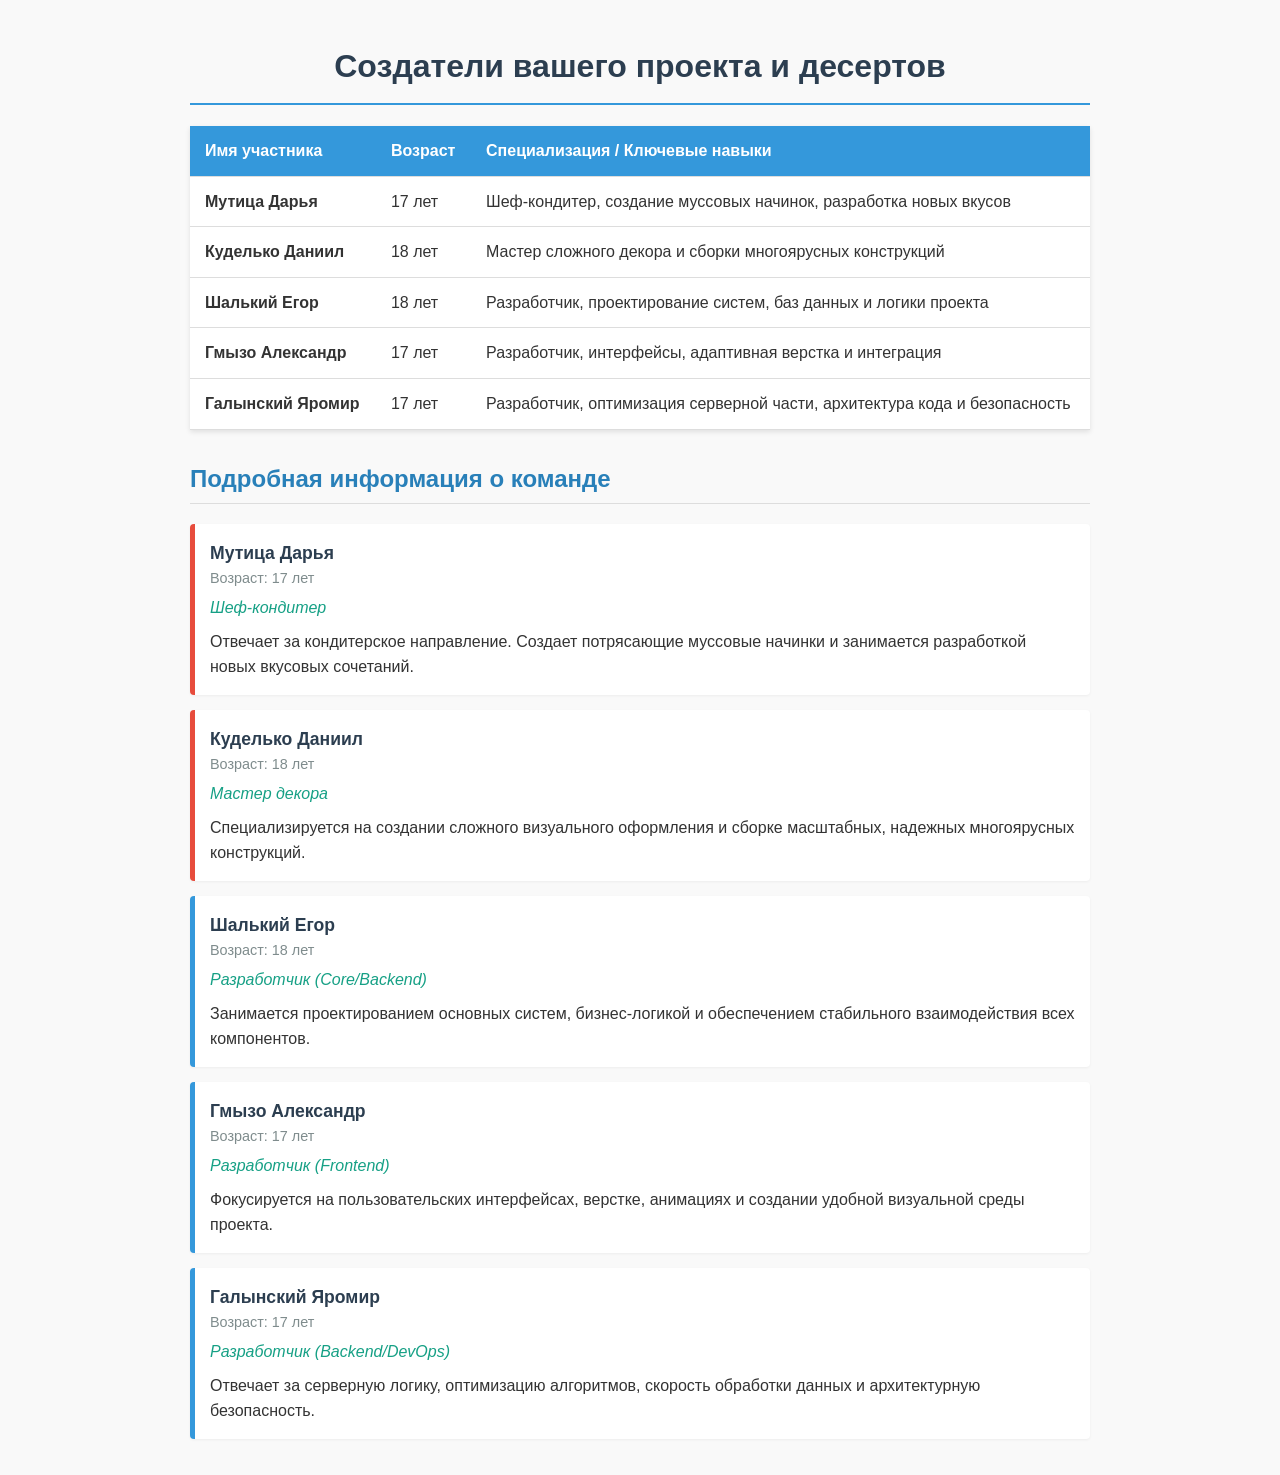
<file: about.html>
<!DOCTYPE html>
<html lang="ru">
<head>
    <meta charset="UTF-8">
    <meta name="viewport" content="width=device-width, initial-scale=1.0">
    <title>Наша Команда — Кондитеры и Разработчики</title>
    <style>
        body {
            font-family: 'Segoe UI', Tahoma, Geneva, Verdana, sans-serif;
            line-height: 1.6;
            color: #333;
            max-width: 900px;
            margin: 0 auto;
            padding: 20px;
            background-color: #f9f9f9;
        }
        h1 {
            color: #2c3e50;
            border-bottom: 2px solid #3498db;
            padding-bottom: 10px;
            text-align: center;
        }
        h2 {
            color: #2980b9;
            margin-top: 30px;
            border-bottom: 1px solid #ddd;
            padding-bottom: 5px;
        }
        table {
            width: 100%;
            border-collapse: collapse;
            margin: 20px 0;
            background: #fff;
            box-shadow: 0 2px 5px rgba(0,0,0,0.1);
        }
        th, td {
            padding: 12px 15px;
            text-align: left;
            border-bottom: 1px solid #ddd;
        }
        th {
            background-color: #3498db;
            color: white;
            font-weight: 600;
        }
        tr:hover {
            background-color: #f5f5f5;
        }
        .member-list {
            list-style-type: none;
            padding: 0;
        }
        .member-item {
            background: #fff;
            margin-bottom: 15px;
            padding: 15px;
            border-left: 5px solid #3498db;
            border-radius: 4px;
            box-shadow: 0 1px 3px rgba(0,0,0,0.05);
        }
        .member-item.pastry {
            border-left-color: #e74c3c;
        }
        .name {
            font-weight: bold;
            font-size: 1.1em;
            color: #2c3e50;
        }
        .age {
            color: #7f8c8d;
            font-size: 0.9em;
            margin-bottom: 5px;
        }
        .role {
            font-style: italic;
            color: #16a085;
            margin-bottom: 8px;
        }
    </style>
</head>
<body>

    <h1>Создатели вашего проекта и десертов</h1>

    <table>
        <thead>
            <tr>
                <th>Имя участника</th>
                <th>Возраст</th>
                <th>Специализация / Ключевые навыки</th>
            </tr>
        </thead>
        <tbody>
            <tr>
                <td><strong>Мутица Дарья</strong></td>
                <td>17 лет</td>
                <td>Шеф-кондитер, создание муссовых начинок, разработка новых вкусов</td>
            </tr>
            <tr>
                <td><strong>Куделько Даниил</strong></td>
                <td>18 лет</td>
                <td>Мастер сложного декора и сборки многоярусных конструкций</td>
            </tr>
            <tr>
                <td><strong>Шалький Егор</strong></td>
                <td>18 лет</td>
                <td>Разработчик, проектирование систем, баз данных и логики проекта</td>
            </tr>
            <tr>
                <td><strong>Гмызо Александр</strong></td>
                <td>17 лет</td>
                <td>Разработчик, интерфейсы, адаптивная верстка и интеграция</td>
            </tr>
            <tr>
                <td><strong>Галынский Яромир</strong></td>
                <td>17 лет</td>
                <td>Разработчик, оптимизация серверной части, архитектура кода и безопасность</td>
            </tr>
        </tbody>
    </table>

    <h2>Подробная информация о команде</h2>

    <ul class="member-list">
        <li class="member-item pastry">
            <div class="name">Мутица Дарья</div>
            <div class="age">Возраст: 17 лет</div>
            <div class="role">Шеф-кондитер</div>
            <div class="desc">Отвечает за кондитерское направление. Создает потрясающие муссовые начинки и занимается разработкой новых вкусовых сочетаний.</div>
        </li>
        <li class="member-item pastry">
            <div class="name">Куделько Даниил</div>
            <div class="age">Возраст: 18 лет</div>
            <div class="role">Мастер декора</div>
            <div class="desc">Специализируется на создании сложного визуального оформления и сборке масштабных, надежных многоярусных конструкций.</div>
        </li>
        <li class="member-item">
            <div class="name">Шалький Егор</div>
            <div class="age">Возраст: 18 лет</div>
            <div class="role">Разработчик (Core/Backend)</div>
            <div class="desc">Занимается проектированием основных систем, бизнес-логикой и обеспечением стабильного взаимодействия всех компонентов.</div>
        </li>
        <li class="member-item">
            <div class="name">Гмызо Александр</div>
            <div class="age">Возраст: 17 лет</div>
            <div class="role">Разработчик (Frontend)</div>
            <div class="desc">Фокусируется на пользовательских интерфейсах, верстке, анимациях и создании удобной визуальной среды проекта.</div>
        </li>
        <li class="member-item">
            <div class="name">Галынский Яромир</div>
            <div class="age">Возраст: 17 лет</div>
            <div class="role">Разработчик (Backend/DevOps)</div>
            <div class="desc">Отвечает за серверную логику, оптимизацию алгоритмов, скорость обработки данных и архитектурную безопасность.</div>
        </li>
    </ul>

</body>
</html>
</file>
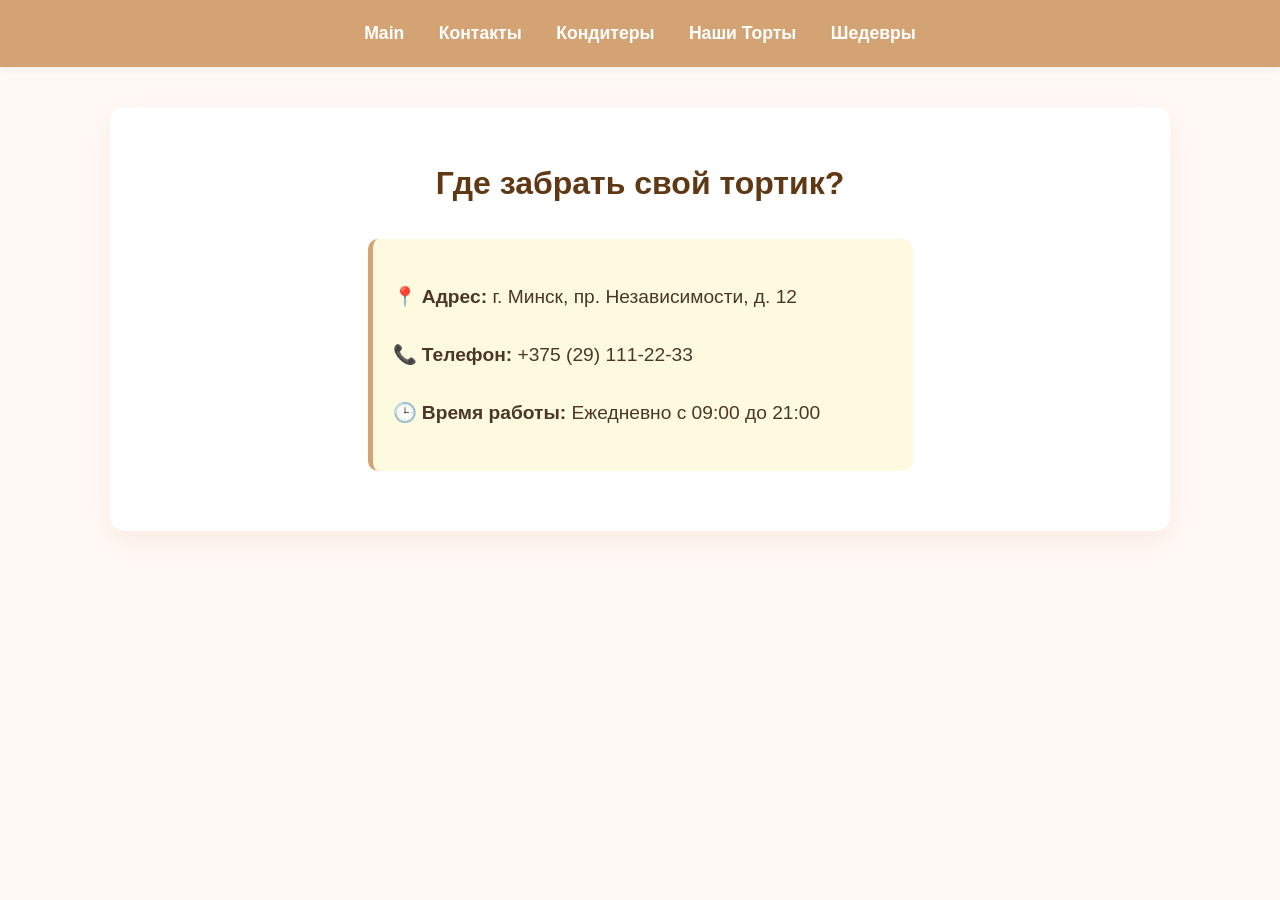
<file: contact.html>
<!DOCTYPE html>
<html lang="ru">
<head>
    <meta charset="UTF-8">
    <title>Контакты</title>
    <link rel="stylesheet" href="style.css">
</head>
<body>
    <nav>
        <a href="index.html">Main</a>
        <a href="contact.html">Контакты</a>
        <a href="about.html">Кондитеры</a>
        <a href="price.html">Наши Торты</a>
        <a href="project.html">Шедевры</a>
    </nav>
    <div class="container">
        <h1>Где забрать свой тортик?</h1>
        <div class="contact-info">
            <p><strong>📍 Адрес:</strong> г. Минск, пр. Независимости, д. 12</p>
            <p><strong>📞 Телефон:</strong> +375 (29) 111-22-33</p>
            <p><strong>🕒 Время работы:</strong> Ежедневно с 09:00 до 21:00</p>
        </div>
    </div>
</body>
</html>
</file>
<file: style.css>
body {
    font-family: 'Segoe UI', cursive, sans-serif;
    line-height: 1.6;
    margin: 0;
    padding: 0;
    background-color: #fff9f6; 
    color: #4a3728; 
}
nav {
    background-color: #d4a373; 
    padding: 1.2rem;
    text-align: center;
    box-shadow: 0 2px 10px rgba(0,0,0,0.05);
}
nav a {
    color: #fff;
    text-decoration: none;
    margin: 0 15px;
    font-weight: bold;
    font-size: 1.1rem;
    transition: all 0.3s ease;
}
nav a:hover {
    color: #faedcd;
}
.container {
    max-width: 1000px;
    margin: 40px auto;
    padding: 30px;
    background: #ffffff;
    border-radius: 15px;
    box-shadow: 0 10px 30px rgba(212, 163, 115, 0.15);
}
h1, h2, h3 {
    color: #603813;
    text-align: center;
}
.grid {
    display: grid;
    grid-template-columns: repeat(auto-fit, minmax(280px, 1fr));
    gap: 25px;
    margin-top: 30px;
}
.card {
    background: #fff;
    border: 1px solid #faedcd;
    border-radius: 12px;
    padding: 20px;
    text-align: center;
    box-shadow: 0 5px 15px rgba(0,0,0,0.02);
    transition: transform 0.3s ease;
}
.card:hover {
    transform: translateY(-5px);
}
.card img {
    max-width: 100%;
    height: 230px;
    object-fit: cover;
    border-radius: 10px;
    margin-bottom: 15px;
}
.price {
    font-weight: bold;
    color: #e07a5f;
    font-size: 1.3rem;
    margin-top: 10px;
}
.contact-info {
    font-size: 1.2rem;
    line-height: 2;
    max-width: 500px;
    margin: 30px auto;
    padding: 20px;
    background: #fefae0;
    border-radius: 10px;
    border-left: 5px solid #d4a373;
}
</file>
